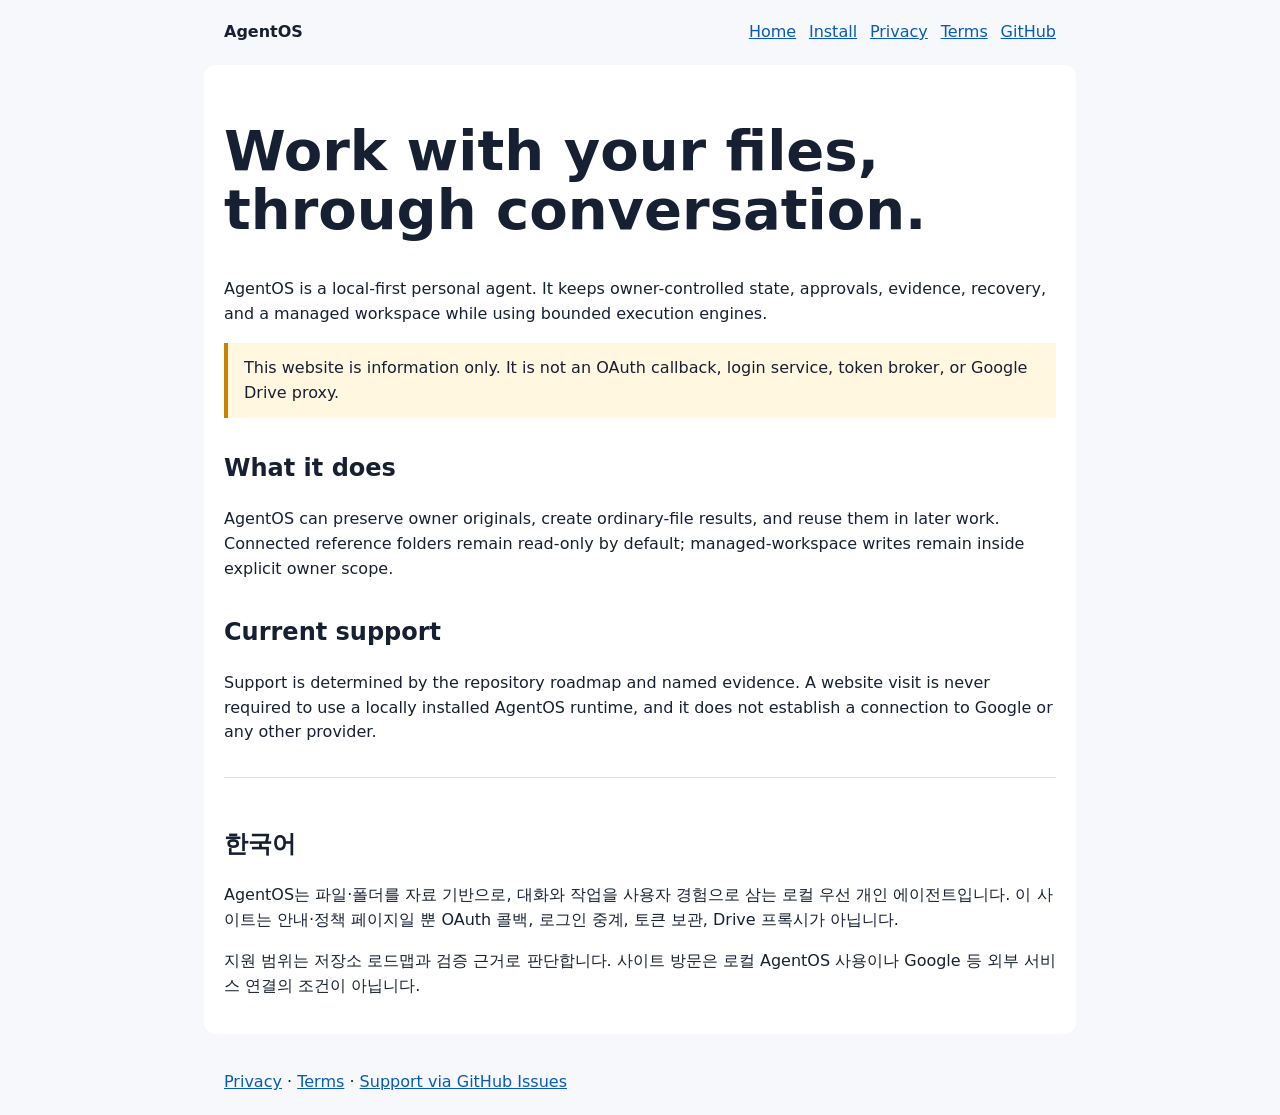
<file: site/index.html>
<!doctype html><html lang="en"><head><meta charset="utf-8"><meta name="viewport" content="width=device-width,initial-scale=1"><title>AgentOS — local-first personal agent</title><link rel="stylesheet" href="assets/site.css"></head><body>
<header><strong>AgentOS</strong><nav aria-label="Site"><a href="index.html">Home</a><a href="install.html">Install</a><a href="privacy.html">Privacy</a><a href="terms.html">Terms</a><a href="https://github.com/Jongtae/personal-agentos">GitHub</a></nav></header><main>
<h1>Work with your files, through conversation.</h1><p>AgentOS is a local-first personal agent. It keeps owner-controlled state, approvals, evidence, recovery, and a managed workspace while using bounded execution engines.</p><p class="notice">This website is information only. It is not an OAuth callback, login service, token broker, or Google Drive proxy.</p>
<h2>What it does</h2><p>AgentOS can preserve owner originals, create ordinary-file results, and reuse them in later work. Connected reference folders remain read-only by default; managed-workspace writes remain inside explicit owner scope.</p>
<h2>Current support</h2><p>Support is determined by the repository roadmap and named evidence. A website visit is never required to use a locally installed AgentOS runtime, and it does not establish a connection to Google or any other provider.</p>
<section class="language" lang="ko"><h2>한국어</h2><p>AgentOS는 파일·폴더를 자료 기반으로, 대화와 작업을 사용자 경험으로 삼는 로컬 우선 개인 에이전트입니다. 이 사이트는 안내·정책 페이지일 뿐 OAuth 콜백, 로그인 중계, 토큰 보관, Drive 프록시가 아닙니다.</p><p>지원 범위는 저장소 로드맵과 검증 근거로 판단합니다. 사이트 방문은 로컬 AgentOS 사용이나 Google 등 외부 서비스 연결의 조건이 아닙니다.</p></section>
</main><footer><a href="privacy.html">Privacy</a> · <a href="terms.html">Terms</a> · <a href="https://github.com/Jongtae/personal-agentos/issues">Support via GitHub Issues</a></footer></body></html>
</file>
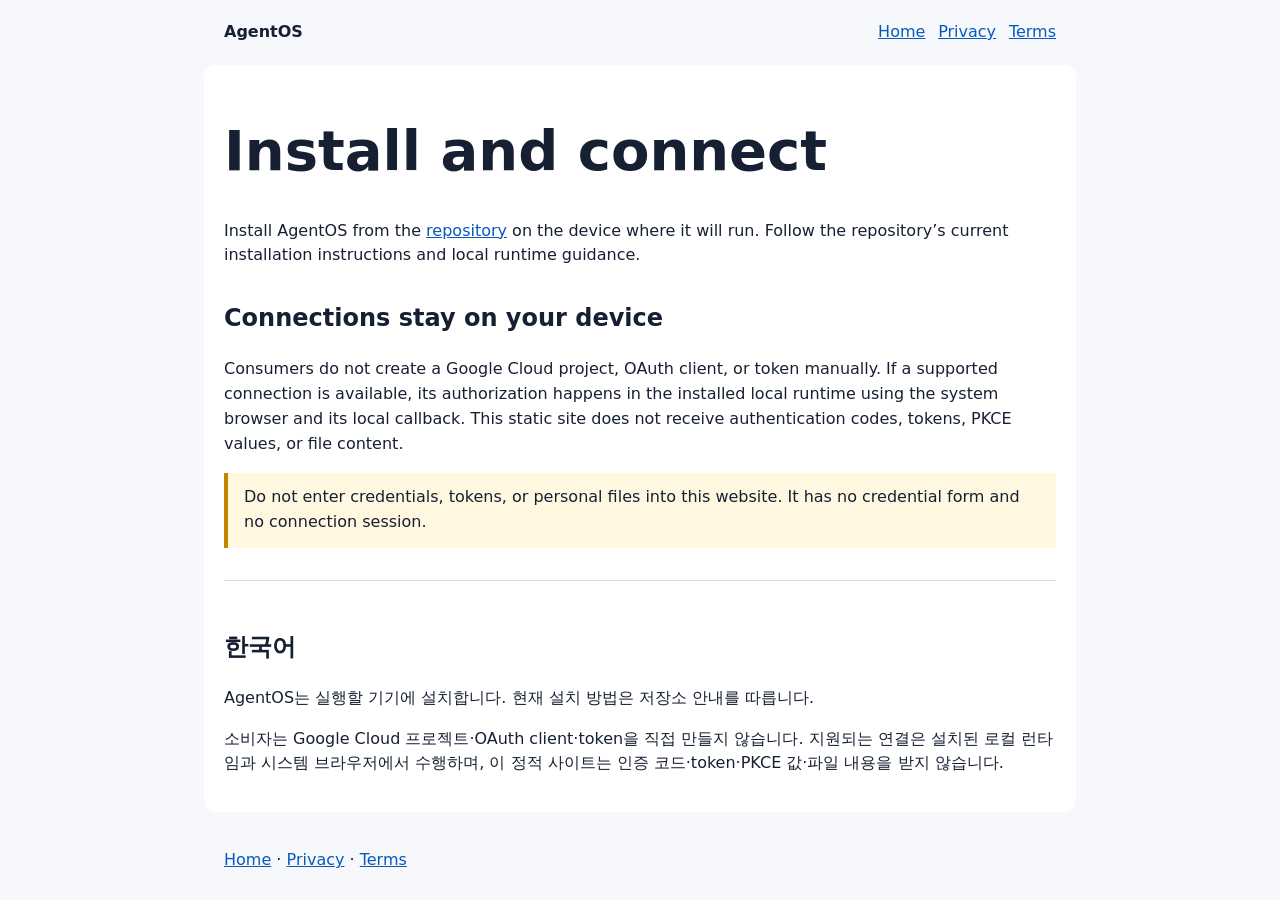
<file: site/install.html>
<!doctype html><html lang="en"><head><meta charset="utf-8"><meta name="viewport" content="width=device-width,initial-scale=1"><title>Install — AgentOS</title><link rel="stylesheet" href="assets/site.css"></head><body><header><strong>AgentOS</strong><nav aria-label="Site"><a href="index.html">Home</a><a href="privacy.html">Privacy</a><a href="terms.html">Terms</a></nav></header><main><h1>Install and connect</h1><p>Install AgentOS from the <a href="https://github.com/Jongtae/personal-agentos">repository</a> on the device where it will run. Follow the repository’s current installation instructions and local runtime guidance.</p><h2>Connections stay on your device</h2><p>Consumers do not create a Google Cloud project, OAuth client, or token manually. If a supported connection is available, its authorization happens in the installed local runtime using the system browser and its local callback. This static site does not receive authentication codes, tokens, PKCE values, or file content.</p><p class="notice">Do not enter credentials, tokens, or personal files into this website. It has no credential form and no connection session.</p><section class="language" lang="ko"><h2>한국어</h2><p>AgentOS는 실행할 기기에 설치합니다. 현재 설치 방법은 저장소 안내를 따릅니다.</p><p>소비자는 Google Cloud 프로젝트·OAuth client·token을 직접 만들지 않습니다. 지원되는 연결은 설치된 로컬 런타임과 시스템 브라우저에서 수행하며, 이 정적 사이트는 인증 코드·token·PKCE 값·파일 내용을 받지 않습니다.</p></section></main><footer><a href="index.html">Home</a> · <a href="privacy.html">Privacy</a> · <a href="terms.html">Terms</a></footer></body></html>
</file>
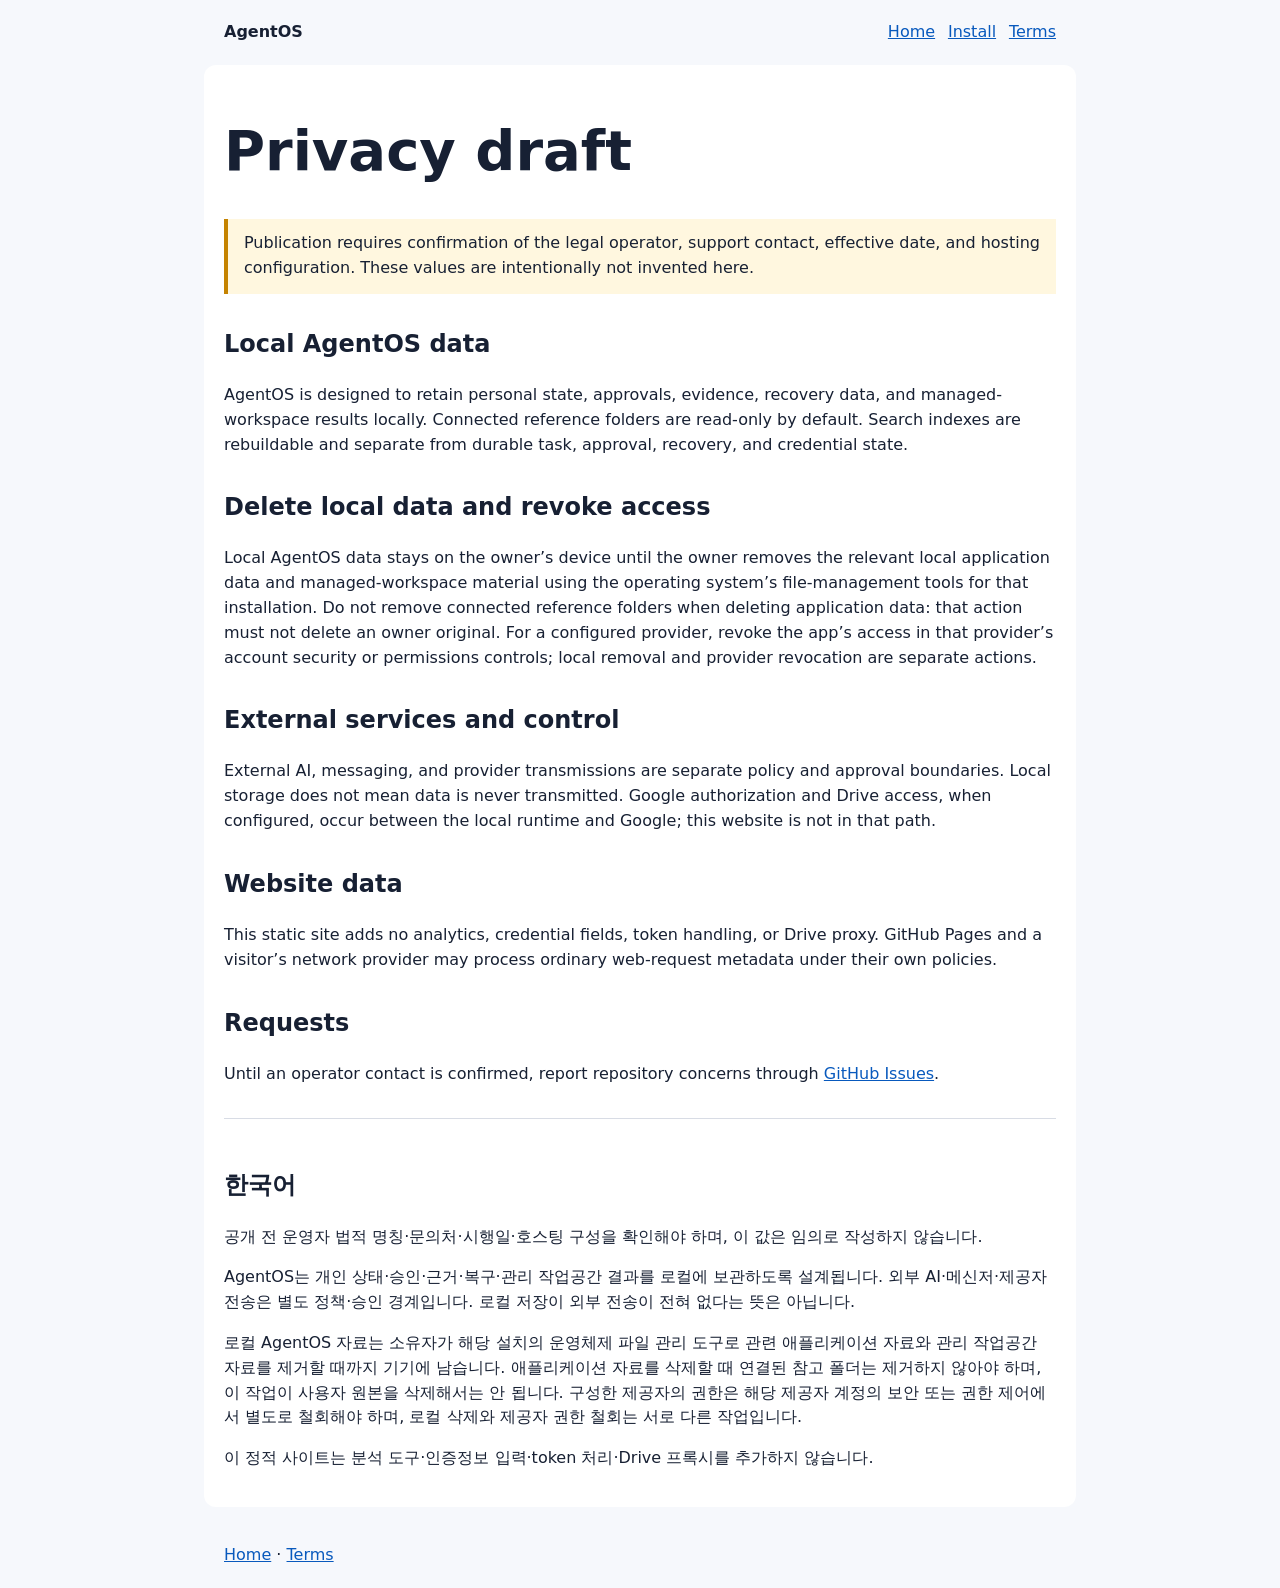
<file: site/privacy.html>
<!doctype html><html lang="en"><head><meta charset="utf-8"><meta name="viewport" content="width=device-width,initial-scale=1"><title>Privacy — AgentOS</title><link rel="stylesheet" href="assets/site.css"></head><body><header><strong>AgentOS</strong><nav aria-label="Site"><a href="index.html">Home</a><a href="install.html">Install</a><a href="terms.html">Terms</a></nav></header><main><h1>Privacy draft</h1><p class="notice">Publication requires confirmation of the legal operator, support contact, effective date, and hosting configuration. These values are intentionally not invented here.</p><h2>Local AgentOS data</h2><p>AgentOS is designed to retain personal state, approvals, evidence, recovery data, and managed-workspace results locally. Connected reference folders are read-only by default. Search indexes are rebuildable and separate from durable task, approval, recovery, and credential state.</p><h2>Delete local data and revoke access</h2><p>Local AgentOS data stays on the owner’s device until the owner removes the relevant local application data and managed-workspace material using the operating system’s file-management tools for that installation. Do not remove connected reference folders when deleting application data: that action must not delete an owner original. For a configured provider, revoke the app’s access in that provider’s account security or permissions controls; local removal and provider revocation are separate actions.</p><h2>External services and control</h2><p>External AI, messaging, and provider transmissions are separate policy and approval boundaries. Local storage does not mean data is never transmitted. Google authorization and Drive access, when configured, occur between the local runtime and Google; this website is not in that path.</p><h2>Website data</h2><p>This static site adds no analytics, credential fields, token handling, or Drive proxy. GitHub Pages and a visitor’s network provider may process ordinary web-request metadata under their own policies.</p><h2>Requests</h2><p>Until an operator contact is confirmed, report repository concerns through <a href="https://github.com/Jongtae/personal-agentos/issues">GitHub Issues</a>.</p><section class="language" lang="ko"><h2>한국어</h2><p>공개 전 운영자 법적 명칭·문의처·시행일·호스팅 구성을 확인해야 하며, 이 값은 임의로 작성하지 않습니다.</p><p>AgentOS는 개인 상태·승인·근거·복구·관리 작업공간 결과를 로컬에 보관하도록 설계됩니다. 외부 AI·메신저·제공자 전송은 별도 정책·승인 경계입니다. 로컬 저장이 외부 전송이 전혀 없다는 뜻은 아닙니다.</p><p>로컬 AgentOS 자료는 소유자가 해당 설치의 운영체제 파일 관리 도구로 관련 애플리케이션 자료와 관리 작업공간 자료를 제거할 때까지 기기에 남습니다. 애플리케이션 자료를 삭제할 때 연결된 참고 폴더는 제거하지 않아야 하며, 이 작업이 사용자 원본을 삭제해서는 안 됩니다. 구성한 제공자의 권한은 해당 제공자 계정의 보안 또는 권한 제어에서 별도로 철회해야 하며, 로컬 삭제와 제공자 권한 철회는 서로 다른 작업입니다.</p><p>이 정적 사이트는 분석 도구·인증정보 입력·token 처리·Drive 프록시를 추가하지 않습니다.</p></section></main><footer><a href="index.html">Home</a> · <a href="terms.html">Terms</a></footer></body></html>
</file>
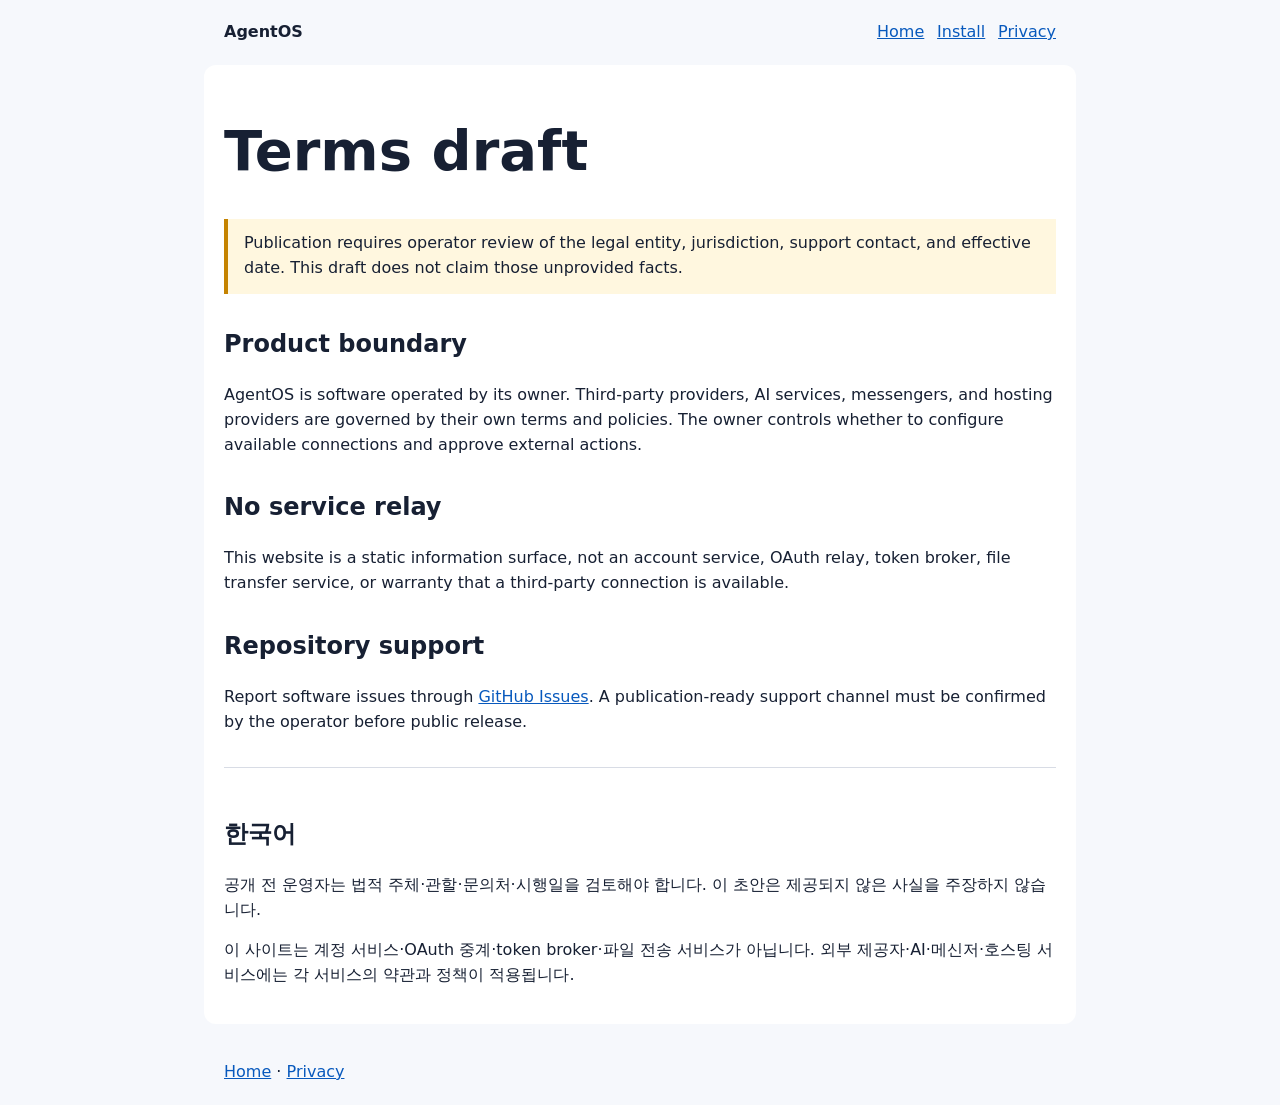
<file: site/terms.html>
<!doctype html><html lang="en"><head><meta charset="utf-8"><meta name="viewport" content="width=device-width,initial-scale=1"><title>Terms — AgentOS</title><link rel="stylesheet" href="assets/site.css"></head><body><header><strong>AgentOS</strong><nav aria-label="Site"><a href="index.html">Home</a><a href="install.html">Install</a><a href="privacy.html">Privacy</a></nav></header><main><h1>Terms draft</h1><p class="notice">Publication requires operator review of the legal entity, jurisdiction, support contact, and effective date. This draft does not claim those unprovided facts.</p><h2>Product boundary</h2><p>AgentOS is software operated by its owner. Third-party providers, AI services, messengers, and hosting providers are governed by their own terms and policies. The owner controls whether to configure available connections and approve external actions.</p><h2>No service relay</h2><p>This website is a static information surface, not an account service, OAuth relay, token broker, file transfer service, or warranty that a third-party connection is available.</p><h2>Repository support</h2><p>Report software issues through <a href="https://github.com/Jongtae/personal-agentos/issues">GitHub Issues</a>. A publication-ready support channel must be confirmed by the operator before public release.</p><section class="language" lang="ko"><h2>한국어</h2><p>공개 전 운영자는 법적 주체·관할·문의처·시행일을 검토해야 합니다. 이 초안은 제공되지 않은 사실을 주장하지 않습니다.</p><p>이 사이트는 계정 서비스·OAuth 중계·token broker·파일 전송 서비스가 아닙니다. 외부 제공자·AI·메신저·호스팅 서비스에는 각 서비스의 약관과 정책이 적용됩니다.</p></section></main><footer><a href="index.html">Home</a> · <a href="privacy.html">Privacy</a></footer></body></html>
</file>
<file: site/assets/site.css>
:root { color-scheme: light dark; font-family: system-ui, sans-serif; line-height: 1.55; }
body { margin: 0; color: #172033; background: #f6f8fc; }
header, main, footer { max-width: 52rem; margin: auto; padding: 1.25rem; }
header { display: flex; gap: 1rem; justify-content: space-between; align-items: center; }
nav { display: flex; gap: .8rem; flex-wrap: wrap; }
a { color: #0859bd; }
main { background: white; border-radius: .75rem; margin-bottom: 1rem; }
h1 { font-size: clamp(2rem, 7vw, 3.5rem); line-height: 1.05; }
h2 { margin-top: 2rem; }
.notice { border-left: .3rem solid #c58300; background: #fff7df; padding: .8rem 1rem; }
.language { border-top: 1px solid #d8dce5; margin-top: 2rem; padding-top: 1rem; }
@media (prefers-color-scheme: dark) { body { background: #101522; color: #e9edf7; } main { background: #1a2233; } a { color: #83bcff; } .notice { background: #3b2e0a; } }
</file>
